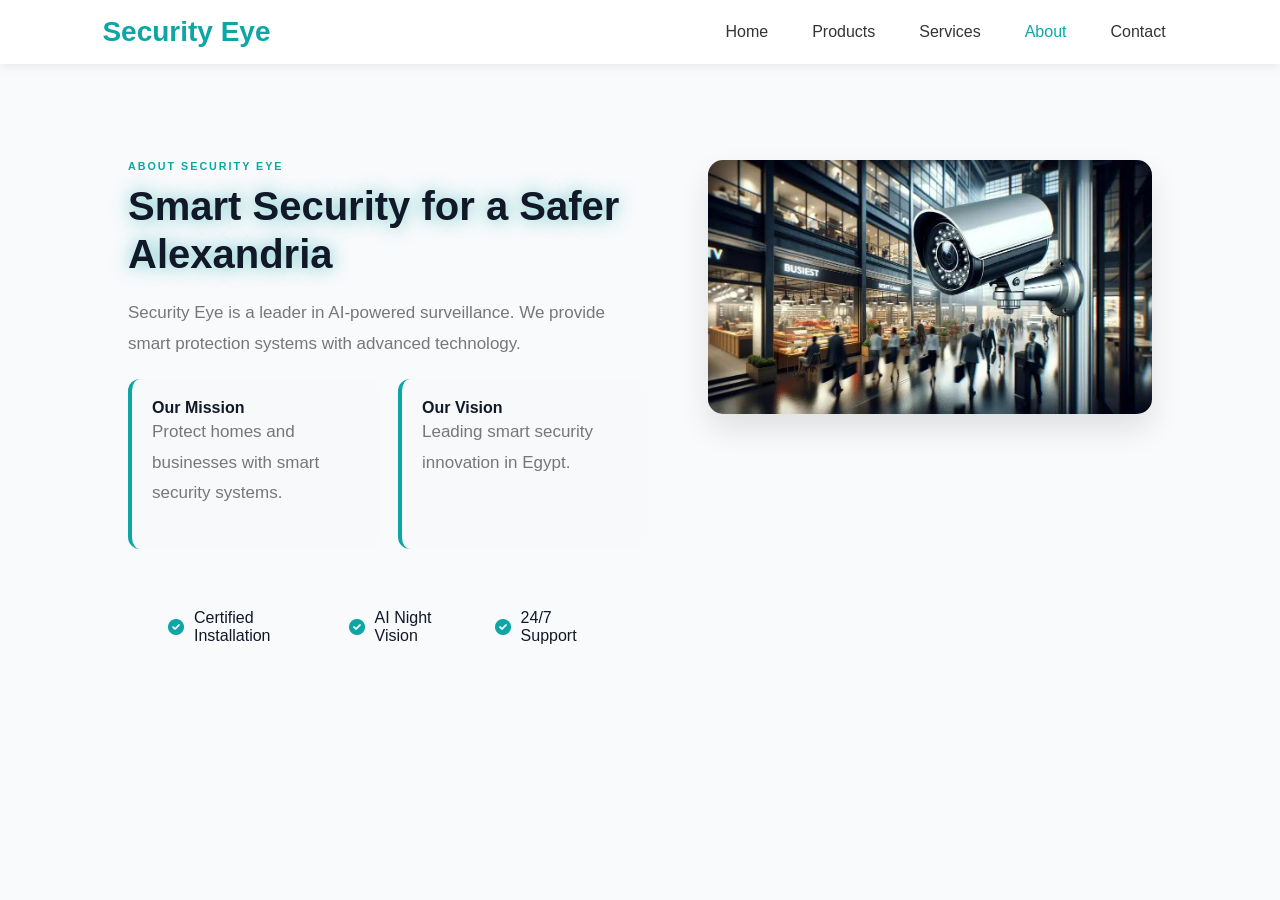
<file: about.html>
<!DOCTYPE html>
<html lang="en">

<head>
  <meta charset="UTF-8">
  <meta name="viewport" content="width=device-width, initial-scale=1.0">
  <title>About Us - Security Eye</title>

  <link rel="stylesheet" href="https://cdnjs.cloudflare.com/ajax/libs/font-awesome/6.0.0/css/all.min.css">
  <link rel="stylesheet" href="style.css">

  <style>
    body{
      margin:0;
      font-family:'Segoe UI', sans-serif;
    }

    /* ===== HEADER ثابت ===== */
    header{
      position: fixed;
      top:0;
      left:0;
      width:100%;
      z-index:9999;

      background:#fff;
      display:flex;
      justify-content:space-between;
      align-items:center;

      padding:15px 8%;
      box-shadow:0 2px 10px rgba(0,0,0,.08);
    }

    header h1{
      color:#0ea5a5;
      font-size:22px;
    }

    nav{
      display:flex;
      gap:20px;
    }

    nav a{
      text-decoration:none;
      color:#333;
      font-weight:500;
      transition:.3s;
    }

    nav a:hover{
      color:#0ea5a5;
    }

    /* ===== تعويض الهيدر الثابت ===== */
    body{
      padding-top:80px;
    }

    /* ===== About Section ===== */
    .about-section{
      padding:80px 10%;
      display:flex;
      align-items:flex-start;
      gap:60px;
    }

    .content{ flex:2; }

    .content h6{
      color:#0ea5a5;
      text-transform:uppercase;
      letter-spacing:2px;
      margin-bottom:10px;
    }

    .content h2{
      font-size:2.5rem;
      margin-bottom:20px;
    }

    .content p{
      color:#666;
      margin-bottom:20px;
    }

    .info-grid{
      display:grid;
      grid-template-columns:1fr 1fr;
      gap:20px;
      margin-top:20px;
    }

    .box{
      background:#f8f9fa;
      padding:20px;
      border-radius:12px;
      border-left:4px solid #0ea5a5;
    }

    .features{
      margin-top:20px;
      list-style:none;
    }

    .features li{
      margin-bottom:10px;
      display:flex;
      align-items:center;
      gap:10px;
    }

    .features i{
      color:#0ea5a5;
    }

    .side-img{
      flex:0.8;
      position:sticky;
      top:100px;
    }

    .side-img img{
      width:100%;
      border-radius:15px;
      box-shadow:0 15px 30px rgba(0,0,0,.1);
      transition:.3s;
    }

    .side-img img:hover{
      transform:translateY(-8px);
    }

    @media(max-width:900px){
      .about-section{
        flex-direction:column;
        padding:40px 5%;
      }

      .info-grid{
        grid-template-columns:1fr;
      }
    }
  </style>
</head>

<body>

<header>
  <a class="logo" href="index.html">Security Eye</a>

  <nav>
    <a href="index.html">Home</a>
    <a href="products.html">Products</a>
    <a href="services.html">Services</a>
    <a href="about.html" class="active">About</a>
    <a href="contact.html">Contact</a>
  </nav>
</header>

<section class="about-section">

  <div class="content">
    <h6>About Security Eye</h6>
    <h2>Smart Security for a Safer Alexandria</h2>

    <p>
      Security Eye is a leader in AI-powered surveillance.
      We provide smart protection systems with advanced technology.
    </p>

    <div class="info-grid">
      <div class="box">
        <h4>Our Mission</h4>
        <p>Protect homes and businesses with smart security systems.</p>
      </div>

      <div class="box">
        <h4>Our Vision</h4>
        <p>Leading smart security innovation in Egypt.</p>
      </div>
    </div>

    <ul class="features">
      <li><i class="fas fa-check-circle"></i> Certified Installation</li>
      <li><i class="fas fa-check-circle"></i> AI Night Vision</li>
      <li><i class="fas fa-check-circle"></i> 24/7 Support</li>
    </ul>
  </div>

  <div class="side-img">
    <img src="images/about1.webp" alt="Security camera protecting a property">
  </div>

</section>

</body>
</html>
</file>
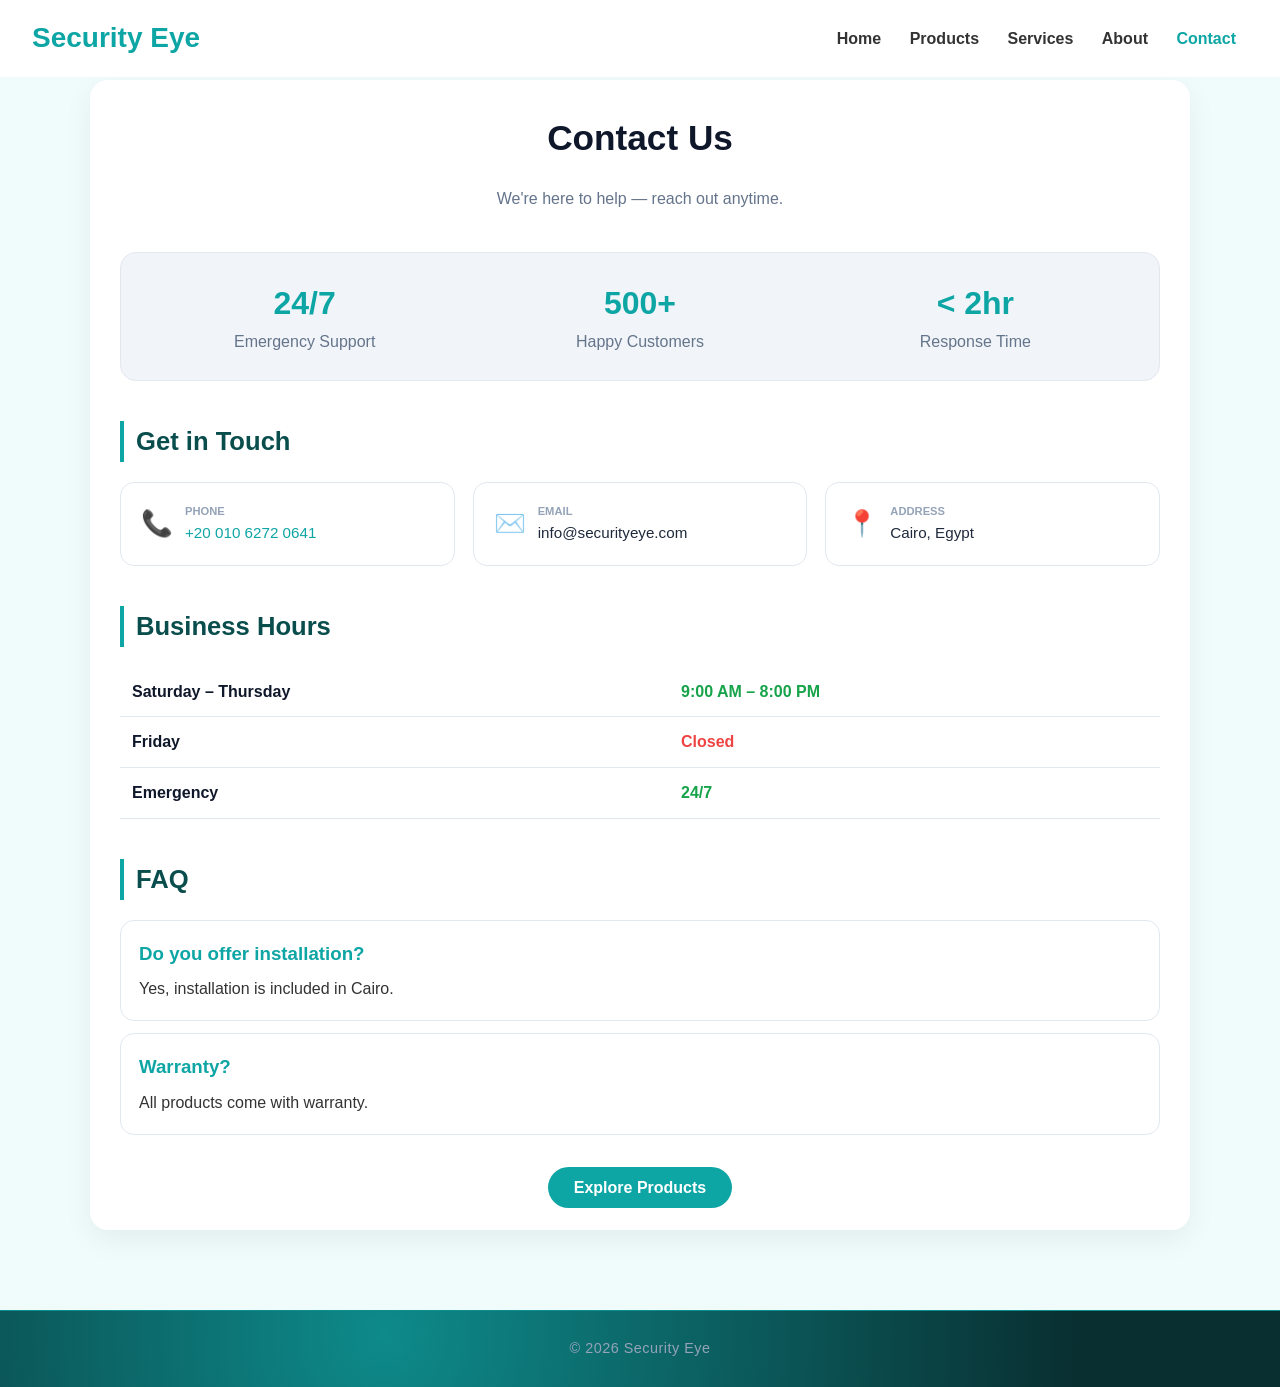
<file: contact.html>
<!DOCTYPE html>
<html lang="en">
<head>
  <meta charset="UTF-8">
  <meta name="viewport" content="width=device-width, initial-scale=1.0">
  <title>Contact Us | Security Eye</title>

  <link rel="stylesheet" href="style.css">
  <link rel="stylesheet" href="https://cdnjs.cloudflare.com/ajax/libs/font-awesome/6.5.0/css/all.min.css">
</head>

<body class="light-page">

<!-- ================= HEADER ================= -->
<header>
  <a class="logo" href="index.html">Security Eye</a>

  <nav>
    <a href="index.html">Home</a>
    <a href="products.html">Products</a>
    <a href="services.html">Services</a>
    <a href="about.html">About</a>
    <a href="contact.html" class="active">Contact</a>
  </nav>
</header>
  

<!-- ================= CONTENT ================= -->
<div class="content-wrapper">

  <div class="page-header">
    <h1>Contact Us</h1>
    <p>We're here to help — reach out anytime.</p>
  </div>

  <!-- Stats -->
  <div class="stats-bar">
    <div class="stat-box">
      <h3>24/7</h3>
      <p>Emergency Support</p>
    </div>
    <div class="stat-box">
      <h3>500+</h3>
      <p>Happy Customers</p>
    </div>
    <div class="stat-box">
      <h3>&lt; 2hr</h3>
      <p>Response Time</p>
    </div>
  </div>

  <!-- Contact -->
  <div class="contact-section">
    <h2 class="contact-section-title">Get in Touch</h2>

    <div class="contact-cards">

      <div class="contact-card">
        <span class="card-icon">📞</span>
        <div>
          <div class="card-label">Phone</div>
          <div class="card-value">
            <a href="tel:+201062720641">+20 010 6272 0641</a>
          </div>
        </div>
      </div>

      <div class="contact-card">
        <span class="card-icon">✉️</span>
        <div>
          <div class="card-label">Email</div>
          <div class="card-value">
            info@securityeye.com
          </div>
        </div>
      </div>

      <div class="contact-card">
        <span class="card-icon">📍</span>
        <div>
          <div class="card-label">Address</div>
          <div class="card-value">
            Cairo, Egypt
          </div>
        </div>
      </div>

    </div>
  </div>

  <!-- Hours -->
  <div class="contact-section">
    <h2 class="contact-section-title">Business Hours</h2>

    <table class="hours-table">
      <tr>
        <td>Saturday – Thursday</td>
        <td class="open">9:00 AM – 8:00 PM</td>
      </tr>
      <tr>
        <td>Friday</td>
        <td class="closed">Closed</td>
      </tr>
      <tr>
        <td>Emergency</td>
        <td class="open">24/7</td>
      </tr>
    </table>
  </div>

  <!-- FAQ -->
  <div class="contact-section">
    <h2 class="contact-section-title">FAQ</h2>

    <div class="faq-list">

      <div class="faq-box">
        <h3>Do you offer installation?</h3>
        <p>Yes, installation is included in Cairo.</p>
      </div>

      <div class="faq-box">
        <h3>Warranty?</h3>
        <p>All products come with warranty.</p>
      </div>

    </div>
  </div>

  <div class="cta">
    <a href="products.html">Explore Products</a>
  </div>

</div>

<!-- ================= FOOTER ================= -->
<footer>
  <p>© 2026 Security Eye</p>
</footer>

</body>
</html>
</file>
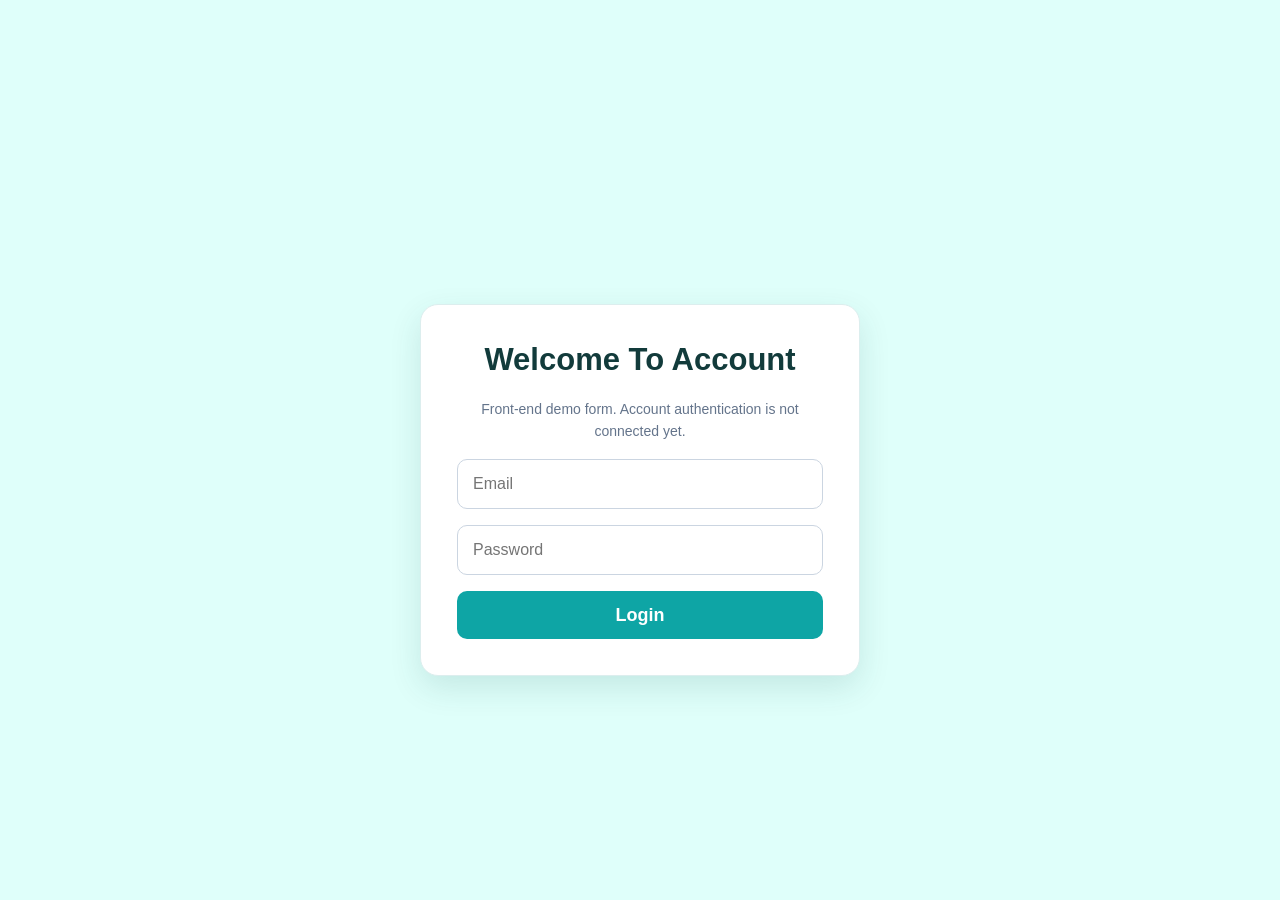
<file: login.html>
<!DOCTYPE html>
<html lang="en">
<head>
  <meta charset="UTF-8">
  <meta name="viewport" content="width=device-width, initial-scale=1.0">
  <title>Log in</title>
  <link rel="stylesheet" href="style.css">
</head>

<body>
<div class="login-page">
  <form class="logIn-form">
    <h2>Welcome To Account</h2>
    <p class="form-note">Front-end demo form. Account authentication is not connected yet.</p>

    <input type="email" placeholder="Email" required>

    <input type="password" placeholder="Password" required>


    <button type="submit">Login</button>
  </form>
</div>
</body>
</html>
</file>
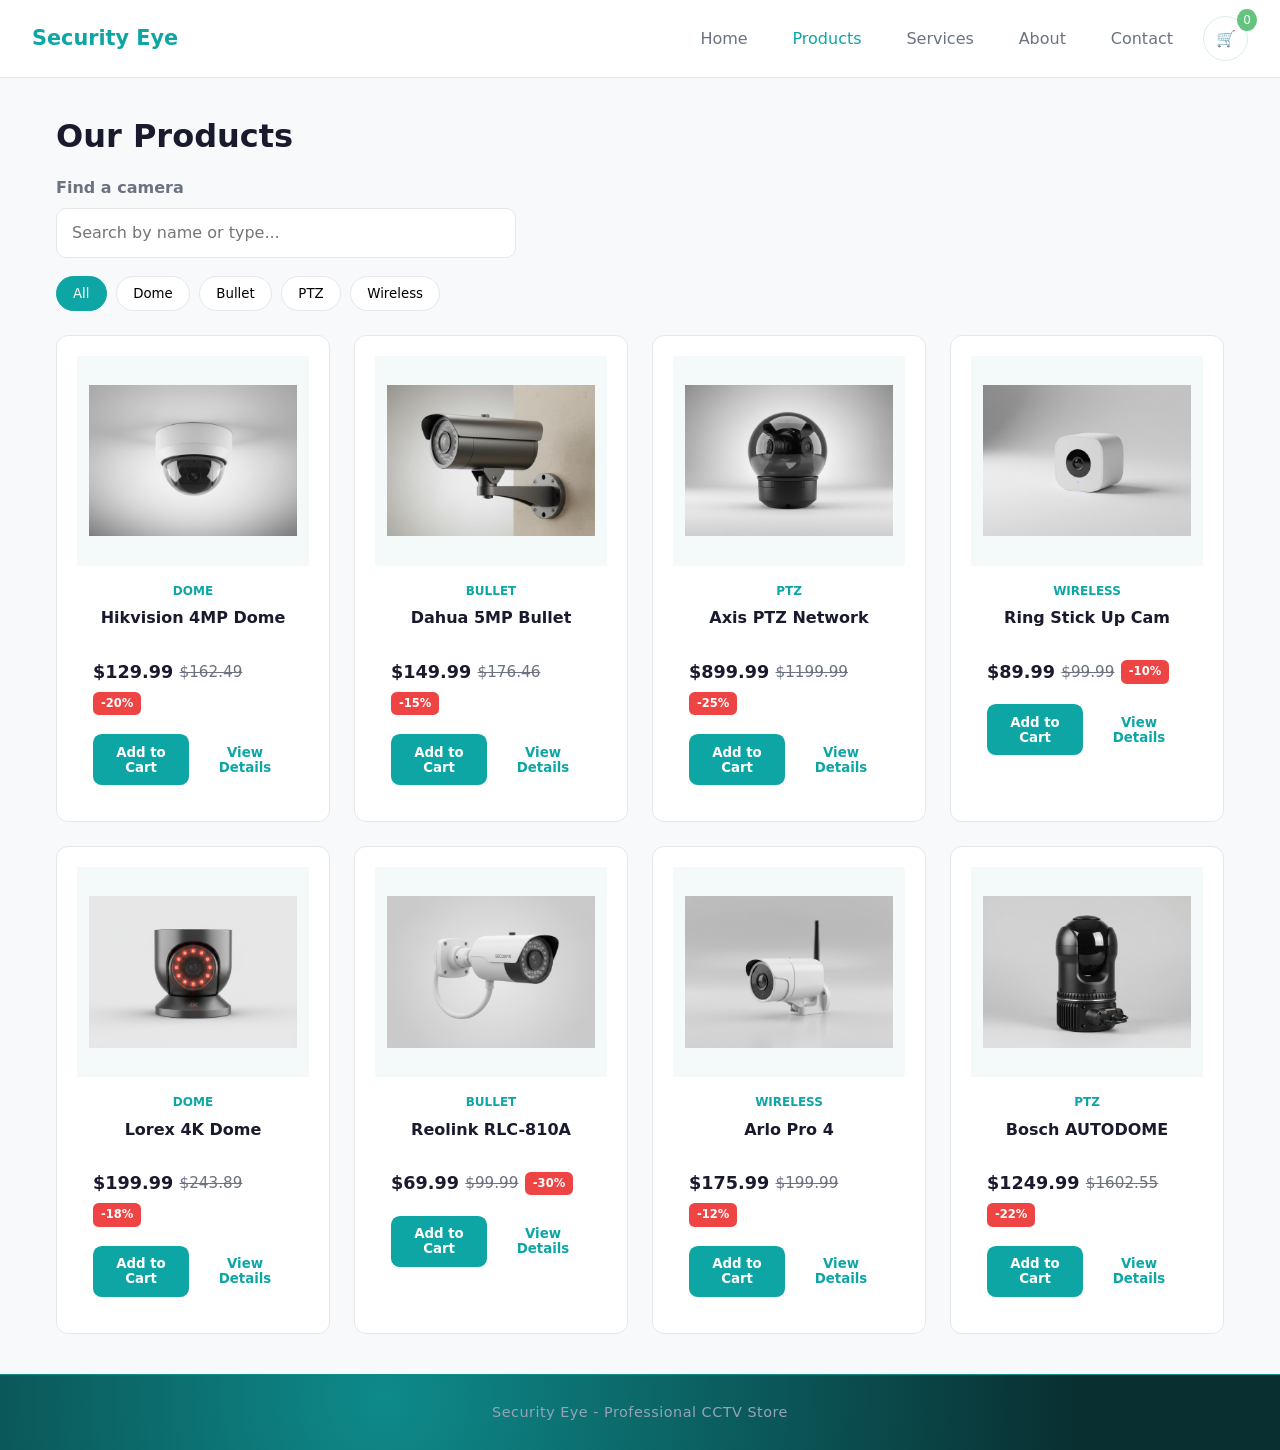
<file: products.html>
<!DOCTYPE html>
<html lang="en">
<head>
  <meta charset="UTF-8">
  <meta name="viewport" content="width=device-width, initial-scale=1.0">
  <title>Products - Security Eye</title>
  <link rel="stylesheet" href="style.css">
  <link rel="stylesheet" href="product.css">
</head>
<body>
  <header>
    <a href="index.html" class="logo">Security Eye</a>
    <nav>
      <a href="index.html">Home</a>
      <a href="products.html" class="active">Products</a>
      <a href="services.html">Services</a>
      <a href="about.html">About</a>
      <a href="contact.html">Contact</a>
    </nav>
   <div id="cartIcon" class="icon cart">
    🛒
    <span id="cartCount">0</span>
  </div>
  </header>

  <main>
    <h1>Our Products</h1>

    <label class="product-search-label" for="productSearch">Find a camera</label>
    <input id="productSearch" class="product-search" type="search" placeholder="Search by name or type..." autocomplete="off">

    <div class="filters">
      <button class="active" data-filter="all">All</button>
      <button data-filter="dome">Dome</button>
      <button data-filter="bullet">Bullet</button>
      <button data-filter="ptz">PTZ</button>
      <button data-filter="wireless">Wireless</button>
    </div>

    <div class="products" id="products"></div>
  </main>

  <footer>
    <p>Security Eye - Professional CCTV Store</p>
  </footer>

  <script src="main.js"></script>
</body>
</html>
</file>
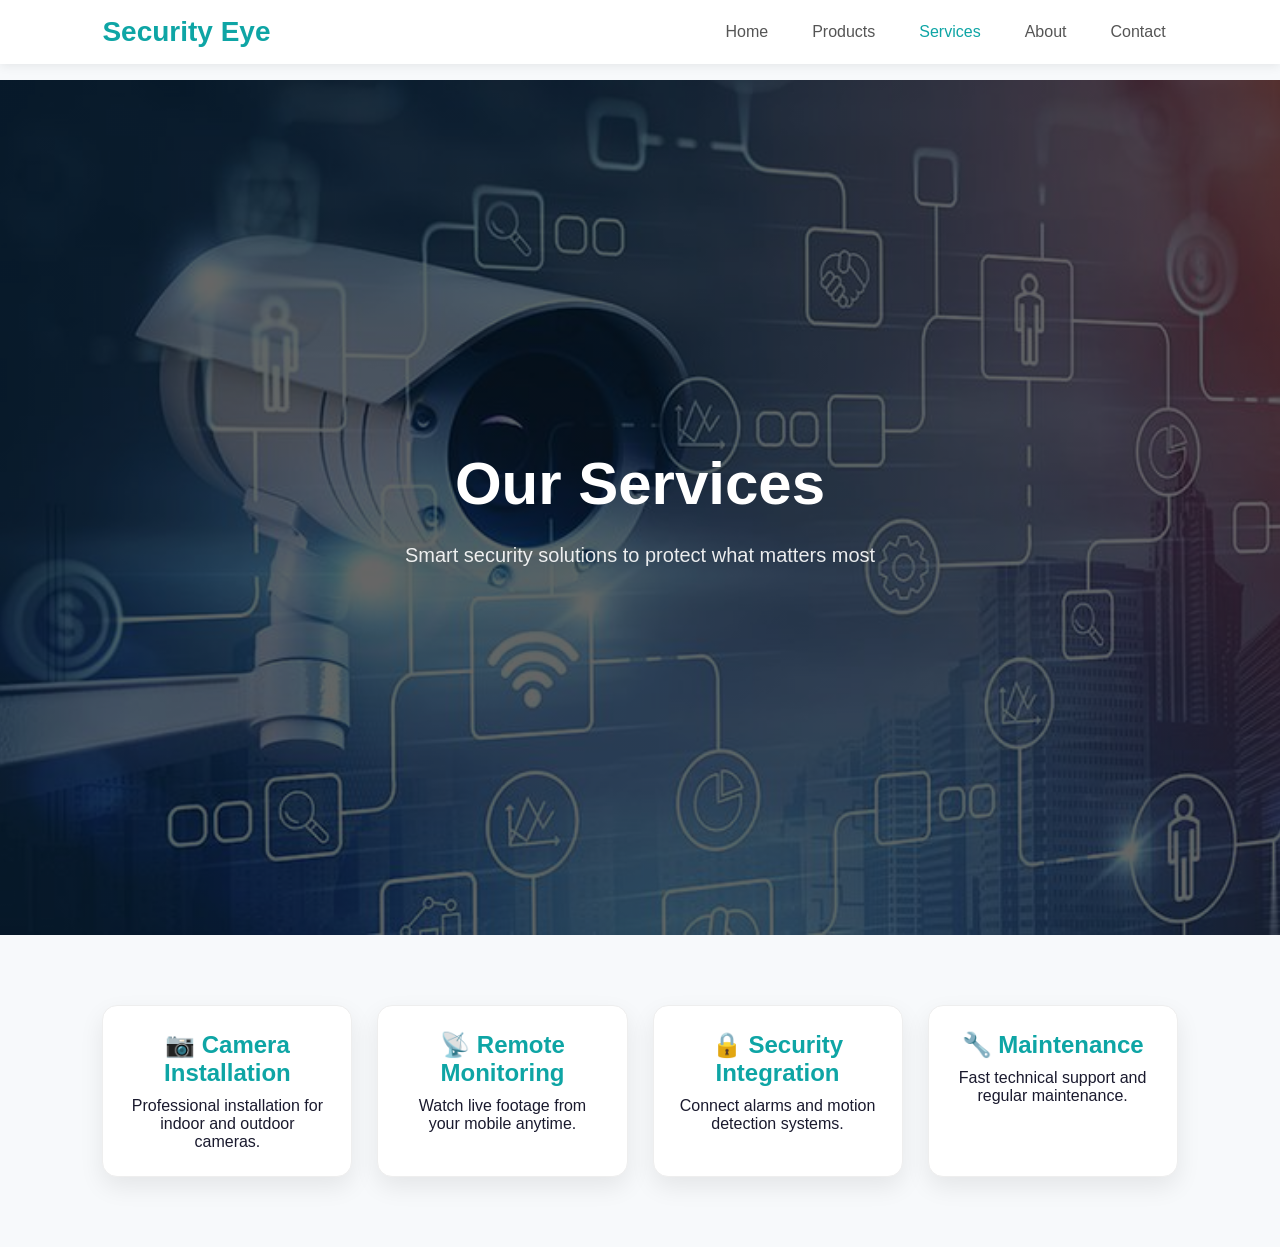
<file: services.html>
<!DOCTYPE html>
<html lang="en">

<head>
  <meta charset="UTF-8">
  <meta name="viewport" content="width=device-width, initial-scale=1.0">
  <title>Security Eye - Services</title>
  <link rel="stylesheet" href="style.css">
  <link rel="stylesheet" href="services.css">
</head>

<body>

<header>
  <a class="logo" href="index.html">Security Eye</a>

  <nav>
    <a href="index.html">Home</a>
    <a href="products.html">Products</a>
    <a href="services.html" class="active">Services</a>
    <a href="about.html">About</a>
    <a href="contact.html">Contact</a>
  </nav>
</header>

<!-- HERO -->
<section class="hero2">
  <div class="overlay">
    <h1>Our Services</h1>
    <p>Smart security solutions to protect what matters most</p>
  </div>
</section>

<!-- SERVICES -->
<section class="services">

  <div class="card">
    <h2>📷 Camera Installation</h2>
    <p>Professional installation for indoor and outdoor cameras.</p>
  </div>

  <div class="card">
    <h2>📡 Remote Monitoring</h2>
    <p>Watch live footage from your mobile anytime.</p>
  </div>

  <div class="card">
    <h2>🔒 Security Integration</h2>
    <p>Connect alarms and motion detection systems.</p>
  </div>

  <div class="card">
    <h2>🔧 Maintenance</h2>
    <p>Fast technical support and regular maintenance.</p>
  </div>

</section>

</body>
</html>
</file>
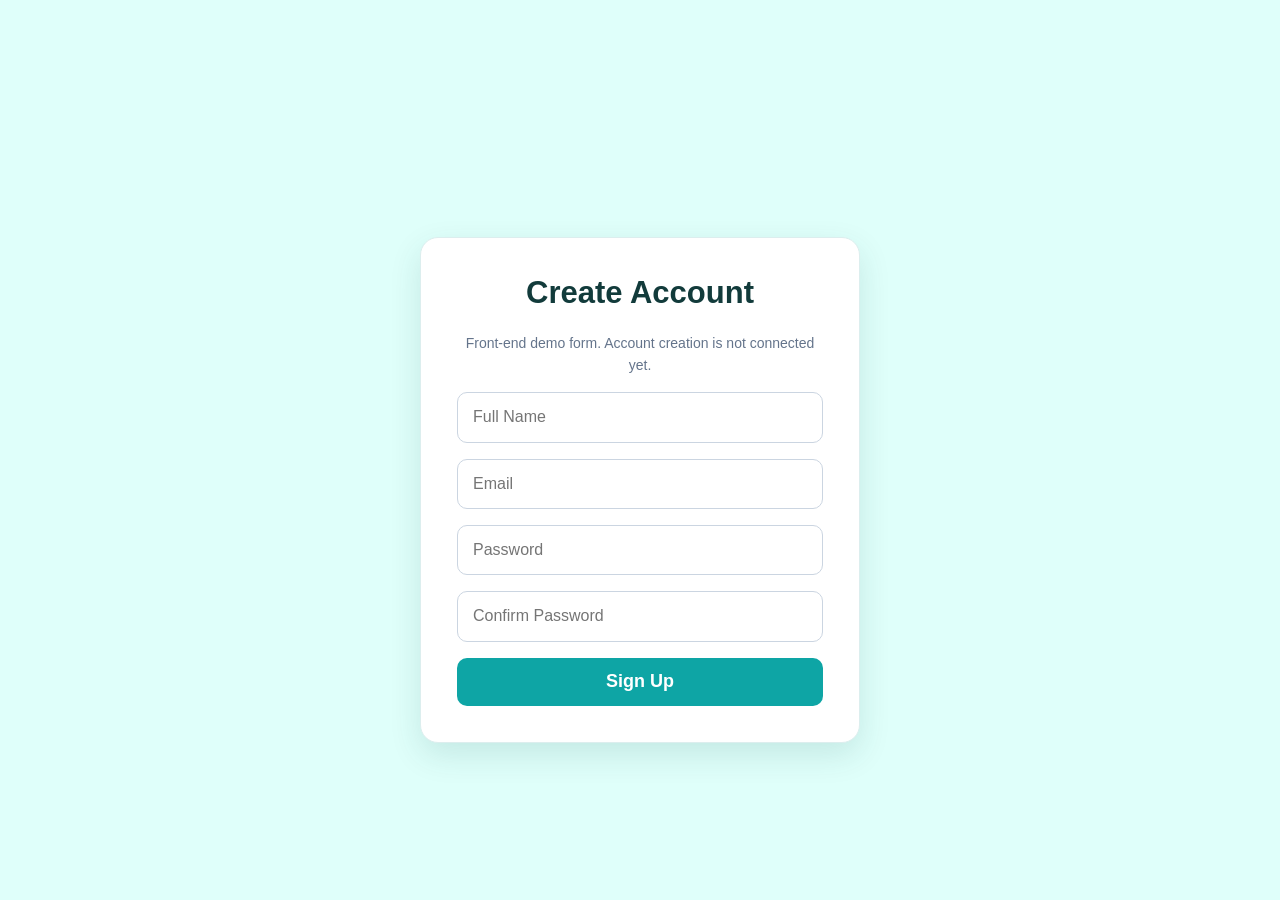
<file: signup.html>
<!DOCTYPE html>
<html lang="en">
<head>
  <meta charset="UTF-8">
  <meta name="viewport" content="width=device-width, initial-scale=1.0">
  <title>Sign Up</title>
  <link rel="stylesheet" href="style.css">
</head>

<body>
<div class="signup-page">
  <form class="signup-form">
    <h2>Create Account</h2>
    <p class="form-note">Front-end demo form. Account creation is not connected yet.</p>

    <input type="text" placeholder="Full Name" required>

    <input type="email" placeholder="Email" required>

    <input type="password" placeholder="Password" required>

    <input type="password" placeholder="Confirm Password" required>

    <button type="submit">Sign Up</button>
  </form>
</div>
</body>
</html>
</file>
<file: style.css>
*{
  margin:0;
  padding:0;
  box-sizing:border-box;
}

body{
  font-family:Arial, sans-serif;
  background:#f8fafc;
  color:#111827;
  padding-top: 80px;
}



main{
  padding:50px 8%;
}
                                      /*header*/
                                      
/* ================= HEADER ================= */
header {
  position: fixed;
  top: 0;
  left: 0;
  width: 100%;

  background: #fff;
  z-index: 9999;

  display: flex;
  align-items: center;
  justify-content: space-between;

  padding: 1rem 2rem;
  border-bottom: 1px solid var(--border);
}

/* 👈 اللوجو شمال */
.logo{
  color:var(--primary);
  flex:1;
   font-size:28px;
  font-weight:bold;
  color:#0ea5a5;
  text-decoration:none;
}

/* 🎯 اللينكات في النص */
.nav-right{
  flex:2;
  display:flex;
  justify-content:center;
  align-items:center;
  position:static; /* مهم */
  transform:none;
  font-size:large;
  color: #0ea5a5;
}

nav ul{
  list-style:none;
  display:flex;
  gap:30px;
  margin:0;
  padding:0;
}

nav a{
  text-decoration:none;  /* ⭐ أهم حاجة */
  color:var(--muted);
  font-weight:700;
  padding:8px 12px;
  transition:.25s;
}

nav a:hover,
nav a.active{
  color:var(--primary);
}

/* 👉 الأيقونات يمين */
.header-actions{
  flex:1;
  display:flex;
  justify-content:flex-end;
  align-items:center;
  gap:12px;
}
                                                       /*cart*/
.cart {
  display: flex;
  align-items: center;
  gap: 6px;

  background: transparent;             
  border: 1px solid rgba(60, 162, 157, 0.875); 
  padding: 6px 10px;
  border-radius: 20px;

  color: #00e5ff;
  cursor: pointer;
  transition: 0.3s;
}

.cart-btn{
  background:#0ea5a5;
  color:#fff;
  border:none;
  padding:10px 18px;
  border-radius:8px;
  cursor:pointer;
}
.cart i {
  font-size: 18px;
}

.cart:hover {
  
  border-color: #00e5ff;
  transform: translateY(-2px);
}
#cartIcon {
  position: relative;
}

#cartCount {
  position: absolute;
  top: -8px;
  right: -10px;
  background: rgb(100, 195, 127);
  color: white;
  font-size: 12px;
  padding: 2px 6px;
  border-radius: 50%;
}
.icon {
  border: 1px solid rgba(255, 255, 255, 0.2);
  border-radius: 50px;

  width: 45px;
  height: 45px;

  display: flex;
  align-items: center;
  justify-content: center;

  cursor: pointer;
  transition: 0.3s;
}
.icon:hover i {
  stroke: #44fcc5;
} 
.icon:hover {
  transform: scale(1.1);
  border-color: #00c3ff;
}

svg.lucide {
  width: 22px;
  height: 22px;
  stroke: rgba(31, 244, 187, 0.772);
  fill: none;
  transition: 0.3s;
}

.icon:hover svg.lucide {
  stroke: #44fcc5;
}
     

                                        /*search icon*/
/* Search Box */
.searchBox {
  display: none;
  position: absolute;

  top: 65px;      /* تحت الأيقونة */
  right: 0;       /* ناحية اليمين */

  width: 260px;   /* أكبر شوية */
  padding: 12px;

  background: white;
  border-radius: 14px;
  box-shadow: 0 10px 25px rgba(0,0,0,0.12);

  opacity: 0;
  transform: translateY(-10px);
  transition: 0.3s ease;
  z-index: 999;
}

.searchBox.active {
  display: block;
  opacity: 1;
  transform: translateY(0);
}

/* input */
.searchBox input {
  width: 100%;
  padding: 12px 14px;
  font-size: 16px;

  border: 1px solid #ddd;
  border-radius: 10px;
  outline: none;
}

.searchBox input:focus {
  border-color: #00c3ff;
}

                                                /*menu*/

/* القائمة */
.login-menu {
  display: none;
  position: absolute;
  top: 100%;
  right: 0;
  background: white;
  padding: 15px;
  border-radius: 12px;
  width: 220px;
  text-align: center;
  box-shadow: 0 10px 25px rgba(0,0,0,0.15);
  z-index: 1000;
}
.login-page{
  background-color: #dffffa;
  
   min-height:100vh;
  display:flex;
  justify-content:center;
  align-items:center;
  background-size: cover;
  background-position: center;
  background-repeat: no-repeat;
}

.login-menu.active {
  display: block;
}

.login-menu a {
  display: block;
  padding: 12px;
  text-decoration: none;
  color: #111;
  font-weight: 600;
  border-radius: 8px;
  font-size: 18px;
}

.login-menu a:hover {
  background: #f2f2f2;
}


/* الفورم */
.logIn-form {
  width: 500px;
  margin: 100px auto;
  padding: 40px;
  display: flex;
  flex-direction: column;
  gap: 20px;
  background: white;
  border-radius: 18px;
  box-shadow: 0 10px 30px rgba(0,0,0,0.12);
}

/* العنوان */
.logIn-form h2 {
  text-align: center;
  font-size: 38px;
  margin-bottom: 20px;
}

/* الانبوت */
.logIn-form input {
  padding: 18px;
  font-size: 22px;
  border: 1px solid #ccc;
  border-radius: 10px;
}

/* الزرار */
.logIn-form button {
  padding: 18px;
  font-size: 24px;
  font-weight: bold;
  background: #00e5ff;
  border: none;
  border-radius: 10px;
  cursor: pointer;
  transition: 0.3s;
}

.logIn-form button:hover {
  background: #00c8e0;
}
                                                  /*signup*/
.signup-form {
 
  width: 500px;
  margin: 100px auto;
  padding: 40px;
  display: flex;
  flex-direction: column;
  gap: 20px;
  background: white;
  border-radius: 18px;
  box-shadow: 0 10px 30px rgba(0,0,0,0.12);
}

.signup-form input {
  padding: 10px;
   font-size: 22px;
  border: 1px solid #ccc;
  border-radius: 10px;
}

.signup-form button {
 padding: 10px;
  font-size: 24px;
  font-weight: bold;
  background: #00e5ff;
  border: none;
  border-radius: 10px;
  cursor: pointer;
  transition: 0.3s;
}
.signup-page{
  background-color: #dffffa;
  
   min-height:100vh;
  display:flex;
  justify-content:center;
  align-items:center;
  background-size: cover;
  background-position: center;
  background-repeat: no-repeat;
}

                                            /*nav (links)*/


                                                 /*hero*/
.hero { 
    height: 100vh;
     display: flex; 
     flex-direction: column; 
     justify-content: center; 
     align-items: center; 
     text-align: center;
    padding: 20px; 
    color: white; 
    background: linear-gradient(rgba(0,0,0,0.6), rgba(0,0,0,0.6)),url('images/home.jpg');
    background-size: cover;      
  background-position: center;  
  background-repeat: no-repeat;
}
.hero-title,
.hero-text,
.hero-btn {
  opacity: 0;
  transform: translateY(30px);
  animation: fadeUp 1s ease forwards;
}


.hero-title {
  animation-delay: 0.3s;
}

.hero-text {
  animation-delay: 0.6s;
}

.hero-btn{
  display: inline-block;
  padding: 12px 25px;
  margin: 16px;
  background: #0ea5a5;
  color: #fff;
  text-decoration: none;
  border-radius: 8px;
  transition: .3s;
}

.hero-btn:hover{
  background: #0c8f8f;
}

/* الأنيميشن */
@keyframes fadeUp {
  to {
    opacity: 1;
    transform: translateY(0);
  }
}

                                                 /*feather product (home)*/

.featured-products{
  padding: 60px 20px;
  text-align: center;
  background: #f8f9fb;
}

.featured-products h2{
  text-align: center;
  font-size: 32px;
  margin: 40px 0;
  color: #1a1a2e;
  position: relative;
  
}

/* حاوية المربعات */
.features-container {
    display: flex;
    justify-content: center;
    gap: 20px;
    padding: 40px 20px;
    flex-wrap: wrap; 
}

/* شكل المربع */
.feature-card {
    background: #000000;
    border: 2px solid #00d4ff; 
    border-radius: 15px;
    padding: 25px;
    width: 280px;
    text-align: center;
    transition: all 0.3s ease;
}

/* تأثير عند مرور الماوس */
.feature-card:hover {
    background: #00d4ff;
    color: #ffffff;
    transform: translateY(-10px);
}

.feature-card h3 { color: #00d4ff; margin-bottom: 10px; }
.feature-card:hover h3 { color: #ffffff; } 





.features-container {
    display: flex;                
    justify-content: center;       
    gap: 30px;                   
    padding: 50px;               
    background-color: transparent !important; 
}


.feature-card {
    border: 2px solid #00d4ff;     
    background: transparent;
    padding: 25px;
    width: 300px;                 
    text-align: center;
    border-radius: 15px;
    transition: all 0.3s ease;    
    box-sizing: border-box;       
}


.feature-card:hover {
    transform: translateY(-10px);
    box-shadow: 0 5px 20px #00d4ff;
    background-color: rgba(0, 212, 255, 0.1);
}

.feature-card h3 {
    color: #00d4ff;
    margin-bottom: 15px;
}

.feature-card p {
    color: #ccc; 
    font-size: 14px;
}

.features {
    display: flex;
    justify-content: center;
    gap: 20px;
    padding: 40px;
}
/* Smallest code to make features clickable buttons */
.features div {
    cursor: pointer; 
    transition: 0.2s; 
    padding: 20px;
    border-radius: 10px;
    background: #fff;
    border: 1px solid #ddd;
}

.features div:active {
    transform: scale(0.95); 
    background-color: #f0f0f0;
}

.features div:hover {
    border-color: #007bff; 
    box-shadow: 0 4px 8px rgba(0,0,0,0.1);
}
.features {
  display: flex;
  justify-content: center;
  gap: 20px;
  padding: 40px;
}

.feature-box {
  background: #111;
  color: white;
  padding: 30px;
  border-radius: 10px;
  text-decoration: none;
  width: 200px;
  text-align: center;
  transition: 0.3s;
}

.feature-box:hover {
  background: #333;
  transform: scale(1.05);
}
                      /*____________________________________________________*/
.products-grid{
  display: grid;
  grid-template-columns: repeat(auto-fit, minmax(240px, 1fr));
  gap: 30px;
  max-width: 1100px;
  margin: auto;
  padding: 20px;
}

.product-card{
  background: white;
  border-radius: 16px;
  padding: 18px;
  box-shadow: 0 6px 20px rgba(0,0,0,0.08);
  transition: 0.3s ease;
  text-align: center;
}

.product-card:hover{
  transform: translateY(-8px);
  box-shadow: 0 10px 25px rgba(0,0,0,0.12);
}
.product-card img{
  width: 100%;
  height: 160px;
  object-fit: contain;
  border-radius: 12px;
  background: #f5f5f5;
  padding: 10px;
}

.view-all{
  display: inline-block;
  margin-top: 50px;
  
  padding: 12px 25px;
  background: #079ca4;
  color: white;
  text-decoration: none;
  border-radius: 8px;
  transition: 0.3s;
}

.view-all:hover{
  background: #029e99a2;
  transform: scale(1.05);
}



.section { 
    padding: 60px 50px; 
    background: rgba(180, 245, 255, 0.7);
     margin-top: 20px;
     text-align: center;
     }

.section h3 { 
    text-align: center;
     margin-bottom: 30px; 
     font-size: 28px; 
     color: #00e5ff;
     }

.cards { 
    display: grid; 
    grid-template-columns: repeat(auto-fit, minmax(250px, 1fr));
     gap: 20px; 
    }

.card { background: rgb(30, 107, 185);
     padding: 20px;
      border-radius: 10px;
       text-align: center; 
       transition: 0.3s;
     }

.card:hover { 
    transform: translateY(-5px); 
    background: rgba(249, 249, 249, 0.652); 
}
.card .btn,
.card .add-to-cart {
    margin: 5px;
}


                                          

/* ===== Premium Security Section كامل ===== */



/* ===== اللون الأساسي الجديد ===== */
:root{
  --primary: #0ea5a5;
  --primary-dark: #0a7c7c;
  --primary-light: #35d6d6;
  --accent: #7c3aed;
  --white: #ffffff;
  --text: #0f172a;
}

/* ===== القسم الرئيسي ===== */
.security-section {
  position: relative;
  background: linear-gradient(135deg, #062f2f, #0ea5a5, #084c4c);
  color: white;
  padding: 110px 70px;
  overflow: hidden;
  border-radius: 28px;
  margin: 60px;
  display: flex;
  justify-content: space-between;
  align-items: center;
  gap: 50px;
  box-shadow:
    0 20px 60px rgba(0,0,0,0.35),
    inset 0 0 30px rgba(255,255,255,0.03);
}

/* شبكة خفيفة */
.security-section::before {
  content: "";
  position: absolute;
  inset: 0;
  background-image:
    linear-gradient(rgba(255,255,255,0.03) 1px, transparent 1px),
    linear-gradient(90deg, rgba(255,255,255,0.03) 1px, transparent 1px);
  background-size: 35px 35px;
  z-index: 0;
}

/* Glow */
.glow-circle {
  position: absolute;
  width: 450px;
  height: 450px;
  border-radius: 50%;
  background: radial-gradient(circle, rgba(14,165,165,0.7), transparent 70%);
  top: 50%;
  right: 8%;
  transform: translateY(-50%);
  filter: blur(130px);
  opacity: 0.8;
  z-index: 0;
}

/* النص */
.content {
  position: relative;
  z-index: 2;
  max-width: 520px;
}

.content h2 {
  font-size: 42px;
  line-height: 1.2;
  margin-bottom: 18px;
  font-weight: 700;
  text-shadow: 0 0 18px rgba(14,165,165,0.6);
}

.content p {
  font-size: 17px;
  opacity: 0.88;
  line-height: 1.8;
  margin-bottom: 30px;
}

/* زرار رئيسي */
.btn {
  display: inline-block;
  padding: 14px 30px;
  border-radius: 40px;
  text-decoration: none;
  color: white;
  font-weight: 600;
  letter-spacing: 0.5px;
  background: linear-gradient(45deg, #0ea5a5, #35d6d6);
  box-shadow:
    0 0 18px rgba(14,165,165,0.55),
    0 0 35px rgba(53,214,214,0.35);
  transition: 0.35s ease;
}

.btn:hover {
  transform: translateY(-4px) scale(1.03);
  box-shadow:
    0 0 25px rgba(53,214,214,0.75),
    0 0 45px rgba(14,165,165,0.45);
}

/* زرار إضافي */
.btn-primary {
  background-color: #0ea5a5;
  color: white;
  padding: 12px 30px;
  border-radius: 50px;
  font-weight: 700;
  text-decoration: none;
  display: inline-block;
  transition: 0.3s;
}

.btn-primary:hover {
  background-color: #ffffff;
  color: #0ea5a5;
  box-shadow: 0 0 12px rgba(14,165,165,0.7);
}

/* التاجز */
.floating-tags {
  position: relative;
  z-index: 2;
  min-width: 280px;
  display: flex;
  flex-direction: column;
  align-items: flex-start;
  gap: 14px;
}

.floating-tags span {
  display: block;
  width: fit-content;
  padding: 12px 22px;
  border-radius: 30px;
  font-size: 14px;
  color: #fff;
  background: rgba(255,255,255,0.08);
  border: 1px solid rgba(255,255,255,0.12);
  backdrop-filter: blur(12px);
  box-shadow:
    0 8px 18px rgba(0,0,0,0.22),
    0 0 14px rgba(14,165,165,0.25);
  transition: 0.3s ease;
}

.floating-tags span:hover {
  transform: translateX(8px) scale(1.03);
  box-shadow:
    0 0 18px rgba(53,214,214,0.6),
    0 0 30px rgba(14,165,165,0.45);
}

/* الصفحة الفاتحة */
.light-page {
  background-color: #f0fbfb;
  color: #333;
  font-family: 'Segoe UI', sans-serif;
  line-height: 1.6;
  margin: 0;
  padding: 0;
}

.light-page h1,
.light-page h2 {
  color: #0a4d4d;
  margin-bottom: 20px;
}

.content-wrapper {
  max-width: 900px;
  margin: 50px auto;
  padding: 20px;
  background-color: #ffffff;
  border-radius: 15px;
  box-shadow: 0 4px 14px rgba(14,165,165,0.35);
}

/* Responsive */
@media (max-width: 900px) {
  .security-section {
    flex-direction: column;
    text-align: center;
    padding: 70px 30px;
    margin: 20px;
  }

  .content h2 {
    font-size: 32px;
  }

  .floating-tags {
    align-items: center;
  }
}
footer {
  text-align: center;
  padding: 10px 10px; /* كان 40px → صغّرناه */

  background: linear-gradient(135deg, #2b7486, #034944);
  color: #e2e8f0;

  margin-top: 40px; /* أقل شوية */

  border-top: 1px solid  rgba(16, 177, 177, 0.729);

  position: relative;
  overflow: hidden;
}
footer::before {
  content: "";
  position: absolute;

  top: -60%;
  left: -60%;
  width: 180%;
  height: 180%;

  background: radial-gradient(circle, rgba(16, 177, 177, 0.703), transparent 60%);
  animation: moveGlow 8s infinite linear;
}
footer p {
  position: relative;
  font-size: 0.9rem; 
  letter-spacing: 0.5px;
  color: #94a3b8; 
  font-weight: 500;
}


 /* ── Section headings ── */
       /* =========================
   GENERAL
========================= */

body {
  margin: 0;
  font-family: Arial, sans-serif;
  background: #f8fafc;
  color: #111827;
}

/* =========================
   WRAPPER
========================= */

.content-wrapper {
  max-width: 1100px;
  margin: 80px auto;
  padding: 30px;
  background: #fff;
  border-radius: 18px;
  box-shadow: 0 10px 30px rgba(0,0,0,0.06);
}

/* =========================
   HEADER
========================= */

.page-header {
  text-align: center;
  margin-bottom: 30px;
}

.page-header h1 {
  font-size: 2.2rem;
  color: #0f172a;
}

.page-header p {
  color: #64748b;
}

/* =========================
   STATS
========================= */

.stats-bar {
  display: grid;
  grid-template-columns: repeat(3, 1fr);
  gap: 18px;
  margin: 40px 0;
  padding: 25px;
  background: #f1f5f9;
  border-radius: 16px;
  border: 1px solid #e2e8f0;
}

.stat-box {
  text-align: center;
}

.stat-box h3 {
  font-size: 2rem;
  color: #0ea5a5;
}

.stat-box p {
  color: #64748b;
}

/* =========================
   SECTION TITLE
========================= */

.contact-section {
  margin-top: 40px;
}

.contact-section-title {
  font-size: 1.6rem;
  font-weight: 800;
  border-left: 4px solid #0ea5a5;
  padding-left: 12px;
  margin-bottom: 18px;
  color: #0f172a;
}

/* =========================
   CARDS
========================= */

.contact-cards {
  display: grid;
  grid-template-columns: repeat(auto-fit, minmax(240px, 1fr));
  gap: 18px;
}

.contact-card {
  background: #fff;
  border: 1px solid #e2e8f0;
  border-radius: 14px;
  padding: 20px;
  display: flex;
  gap: 12px;
  transition: 0.25s;
}

.contact-card:hover {
  transform: translateY(-5px);
  border-color: #0ea5a5;
  box-shadow: 0 10px 25px rgba(14,165,165,0.12);
}

.card-icon {
  font-size: 1.6rem;
}

.card-label {
  font-size: 0.7rem;
  text-transform: uppercase;
  color: #94a3b8;
  font-weight: 700;
}

.card-value {
  font-size: 0.95rem;
  color: #1e293b;
}

.card-value a {
  color: #0ea5a5;
  text-decoration: none;
}

/* =========================
   HOURS
========================= */

.hours-table {
  width: 100%;
  border-collapse: collapse;
}

.hours-table td {
  padding: 12px;
  border-bottom: 1px solid #e2e8f0;
}

.hours-table td:first-child {
  font-weight: 600;
  color: #0f172a;
}

.open {
  color: #16a34a;
  font-weight: 700;
}

.closed {
  color: #ef4444;
  font-weight: 700;
}

/* =========================
   FAQ
========================= */

.faq-list {
  display: flex;
  flex-direction: column;
  gap: 12px;
}

.faq-box {
  background: #fff;
  border: 1px solid #e2e8f0;
  border-radius: 14px;
  padding: 18px;
  transition: 0.3s;
}

.faq-box:hover {
  border-color: #0ea5a5;
  transform: translateY(-3px);
}

.faq-box h3 {
  color: #0ea5a5;
  margin-bottom: 8px;
}

/* =========================
   BUTTON
========================= */

.cta {
  text-align: center;
  margin-top: 40px;
}

.cta a {
  background: #0ea5a5;
  color: white;
  padding: 12px 26px;
  border-radius: 30px;
  text-decoration: none;
  font-weight: 700;
  transition: 0.3s;
}

.cta a:hover {
  background: #0b8b8b;
}

/* ===== Security Eye refresh: shared responsive layer ===== */
html { scroll-behavior: smooth; }
body { overflow-x: hidden; }
header { gap: 18px; }
.logo { text-decoration: none; white-space: nowrap; }
nav ul { align-items: center; flex-wrap: wrap; }
nav a { border-radius: 8px; }
nav a:focus-visible, button:focus-visible, a:focus-visible, input:focus-visible {
  outline: 3px solid rgba(14,165,165,.35); outline-offset: 3px;
}
.header-actions { position: relative; }
.icon { color: #0b7777; border-color: #d8eeee; background: #fff; }
.icon i { color: #0b7777; }
.hero { min-height: 560px; height: min(88vh, 820px); }
.hero-title { max-width: 850px; }
.hero-title h1 { font-size: clamp(2.2rem, 5vw, 4.4rem); line-height: 1.08; }
.hero-text { font-size: clamp(1rem, 2vw, 1.25rem); line-height: 1.7; margin-top: 18px; }
.featured-products { padding: clamp(42px, 7vw, 84px) 5%; }
.featured-products h2 { color: #123b3b; }
.product-card { border: 1px solid #e3eeee; overflow: hidden; }
.product-card img { height: 190px; object-fit: contain; padding: 14px; background: #f4fafa; }
.product-card h3 { color: #173b3b; margin: 14px 0 6px; }
.security-section { margin: clamp(18px, 4vw, 60px); padding: clamp(34px, 7vw, 90px); }
footer { padding: 24px 5%; text-align: center; background: #092f31; color: #e9ffff; line-height: 1.9; }
.form-note { color: #64748b; font-size: .9rem; line-height: 1.5; text-align: center; }
.login-page, .signup-page { padding: 28px 16px; }
.logIn-form, .signup-form { width: min(100%, 500px); margin: 24px auto; }
.logIn-form h2, .signup-form h2 { font-size: clamp(1.7rem, 4vw, 2.3rem); }
.logIn-form input, .signup-form input { width: 100%; font-size: 1rem; }
@media (max-width: 900px) {
  header { padding: 12px 4%; flex-wrap: wrap; justify-content: center; }
  .logo { flex: 1 0 100%; text-align: center; }
  .nav-right { flex: 1 0 100%; }
  nav ul { justify-content: center; gap: 8px; }
  nav a { padding: 8px; font-size: .92rem; }
  .header-actions { justify-content: center; flex: 1 0 100%; }
  body { padding-top: 145px; }
  .hero { min-height: 480px; height: 70vh; }
  .security-section { flex-direction: column; margin: 20px; }
  .content h2 { font-size: clamp(1.8rem, 5vw, 2.6rem); }
}
@media (max-width: 520px) {
  body { padding-top: 158px; }
  nav ul { gap: 2px; }
  nav a { padding: 7px 6px; font-size: .82rem; }
  .icon { width: 40px; height: 40px; }
  .features-container, .features { padding: 20px 10px; }
  .feature-card { width: 100%; }
  .floating-tags { min-width: 0; width: 100%; }
}
@media (prefers-reduced-motion: reduce) {
  *, *::before, *::after { scroll-behavior: auto !important; animation-duration: .01ms !important; transition-duration: .01ms !important; }
}


/* ==================================================
   LOGIN & SIGN UP - FINAL RESPONSIVE SIZE FIX
   ================================================== */

/* Keep space for the fixed header on all screen sizes */
body:has(.login-page),
body:has(.signup-page) {
  padding-top: 80px;
  min-height: 100vh;
}

/* Center the forms below the header */
.login-page,
.signup-page {
  width: 100%;
  min-height: calc(100vh - 80px);
  min-height: calc(100svh - 80px);
  padding: 32px 18px;
  display: flex;
  justify-content: center;
  align-items: center;
}

/* Same card dimensions and spacing on both pages */
.logIn-form,
.signup-form {
  width: min(100%, 440px);
  margin: 0 auto;
  padding: clamp(24px, 4vw, 36px);
  display: flex;
  flex-direction: column;
  gap: 16px;
  background: #ffffff;
  border: 1px solid #dceeee;
  border-radius: 18px;
  box-shadow: 0 12px 32px rgba(0, 70, 70, 0.12);
}

/* Headings */
.logIn-form h2,
.signup-form h2 {
  margin: 0 0 4px;
  text-align: center;
  font-size: clamp(25px, 4vw, 31px);
  line-height: 1.25;
  color: #123b3b;
}

/* Form description */
.logIn-form .form-note,
.signup-form .form-note,
.form-note {
  font-size: 14px;
  line-height: 1.55;
  text-align: center;
}

/* Inputs */
.logIn-form input,
.signup-form input {
  display: block;
  width: 100%;
  min-width: 0;
  min-height: 48px;
  padding: 13px 15px;
  font-size: 16px;
  line-height: 1.4;
  color: #111827;
  background: #ffffff;
  border: 1px solid #cbd5e1;
  border-radius: 10px;
  outline: none;
}

.logIn-form input:focus,
.signup-form input:focus {
  border-color: #0ea5a5;
  box-shadow: 0 0 0 3px rgba(14, 165, 165, 0.12);
}

/* Submit buttons */
.logIn-form button,
.signup-form button {
  width: 100%;
  min-height: 48px;
  padding: 12px 18px;
  font-size: 18px;
  font-weight: 700;
  color: #ffffff;
  background: #0ea5a5;
  border: none;
  border-radius: 10px;
  cursor: pointer;
  transition: background-color 0.25s ease, transform 0.25s ease;
}

.logIn-form button:hover,
.signup-form button:hover {
  background: #0a8585;
  transform: translateY(-1px);
}

/* Tablet header is taller */
@media (max-width: 900px) {
  body:has(.login-page),
  body:has(.signup-page) {
    padding-top: 145px;
  }

  .login-page,
  .signup-page {
    min-height: calc(100vh - 145px);
    min-height: calc(100svh - 145px);
  }
}

/* Mobile */
@media (max-width: 520px) {
  body:has(.login-page),
  body:has(.signup-page) {
    padding-top: 158px;
  }

  .login-page,
  .signup-page {
    min-height: calc(100vh - 158px);
    min-height: calc(100svh - 158px);
    padding: 22px 14px;
    align-items: center;
  }

  .logIn-form,
  .signup-form {
    width: 100%;
    max-width: 420px;
    padding: 24px 20px;
    gap: 14px;
    border-radius: 16px;
  }

  .logIn-form h2,
  .signup-form h2 {
    font-size: 25px;
  }

  .logIn-form input,
  .signup-form input {
    min-height: 46px;
    padding: 12px 13px;
    font-size: 16px;
  }

  .logIn-form button,
  .signup-form button {
    min-height: 46px;
    font-size: 17px;
  }
}


/* ===== Match the background color across the entire Login / Sign Up page ===== */
html:has(body .login-page),
html:has(body .signup-page),
body:has(.login-page),
body:has(.signup-page) {
  background-color: #dffffa !important;
}

.login-page,
.signup-page {
  background-color: #dffffa !important;
}


/* ===== One continuous background on Login and Sign Up pages ===== */
html:has(body .login-page),
html:has(body .signup-page),
body:has(.login-page),
body:has(.signup-page),
body:has(.login-page) header,
body:has(.signup-page) header,
.login-page,
.signup-page {
  background: #dffffa !important;
}

/* Remove the different-colored strip under the fixed header */
body:has(.login-page) header,
body:has(.signup-page) header {
  border-bottom-color: #dffffa !important;
  box-shadow: none !important;
}


/* ==================================================
   LOGIN & SIGN UP: ONE SOLID PAGE BACKGROUND
   Use the same mint color everywhere, including the header.
   ================================================== */
html:has(.login-page),
html:has(.signup-page),
body:has(.login-page),
body:has(.signup-page),
body:has(.login-page) header,
body:has(.signup-page) header,
body:has(.login-page) .login-page,
body:has(.signup-page) .signup-page {
  background-color: #dffffa !important;
  background-image: none !important;
}

/* Remove any differently colored header line/shadow */
body:has(.login-page) header,
body:has(.signup-page) header {
  border-bottom: 0 !important;
  box-shadow: none !important;
}

/* Keep the form itself white so it remains readable */
body:has(.login-page) .logIn-form,
body:has(.signup-page) .signup-form {
  background-color: #ffffff !important;
}
</file>
<file: product.css>
:root {
  --primary: #0ea5a5;
  --primary-dark: #0b8b8b;
  --bg: #f7f9fb;
  --card: #ffffff;
  --text: #1a1a2e;
  --muted: #6b7280;
  --border: #e5e7eb;
  --radius: 0.75rem;
  --shadow: 0 10px 25px rgba(0, 0, 0, 0.08);
  --transition: 0.25s ease;
}

/* =========================
   Reset
========================= */
* {
  margin: 0;
  padding: 0;
  box-sizing: border-box;
  font-family: system-ui, -apple-system, sans-serif;
}

body {
  background: var(--bg);
  color: var(--text);
  line-height: 1.5;
}

a {
  text-decoration: none;
}

/* =========================
   Header
========================= */


.logo {
  font-size: 1.3rem;
  font-weight: 800;
  color: var(--primary);
}

nav {
  display: flex;
  gap: 1.3rem;
}

nav a {
  color: var(--muted);
  font-weight: 500;
  transition: var(--transition);
}

nav a:hover,
nav a.active {
  color: var(--primary);
}

/* =========================
   Cart Button
========================= */
.cart-btn {
  background: var(--primary);
  color: white;
  border: none;
  border-radius: var(--radius);

  padding: 0.55rem 1rem;
  cursor: pointer;
  font-weight: 600;

  transition: var(--transition);
}

.cart-btn:hover {
  background: var(--primary-dark);
  transform: translateY(-2px);
}

/* =========================
   Main
========================= */
main {
  max-width: 1200px;
  margin: 2rem auto;
  padding: 0 1rem;
}

h1 {
  margin-bottom: 1rem;
  font-size: 2rem;
}

/* =========================
   Filters
========================= */
.filters {
  display: flex;
  flex-wrap: wrap;
  gap: 0.6rem;
  margin-bottom: 1.5rem;
}

.filters button {
  padding: 0.55rem 1rem;
  border-radius: 999px;
  border: 1px solid var(--border);
  background: white;
  cursor: pointer;
  font-weight: 500;

  transition: var(--transition);
}

.filters button:hover {
  border-color: var(--primary);
  color: var(--primary);
}

.filters button.active {
  background: var(--primary);
  color: white;
  border-color: var(--primary);
}

/* =========================
   Products Grid
========================= */
.products {
  display: grid;
  grid-template-columns: repeat(auto-fill, minmax(260px, 1fr));
  gap: 1.5rem;
}

/* =========================
   Product Card
========================= */
.card {
  background: var(--card);
  border: 1px solid var(--border);
  border-radius: var(--radius);
  overflow: hidden;

  transition: var(--transition);
}

.card:hover {
  transform: translateY(-5px);
  box-shadow: var(--shadow);
}

.card img {
  width: 100%;
  height: 210px;
  object-fit: cover;
}
.card .body {
  padding: 1rem;
  display: flex;
  flex-direction: column;
  flex: 1;
}

.tag {
  display: inline-block;
  font-size: 0.75rem;
  color: var(--primary);
  font-weight: 700;
  text-transform: uppercase;
}

.card h3 {
  margin: 0.4rem 0 0.7rem;
  font-size: 1rem;
}

/* =========================
   Price
========================= */
.price {
  font-size: 1.1rem;
  font-weight: 800;

  display: flex;
  align-items: center;
  gap: 0.4rem;
  flex-wrap: wrap;
}
.price s {
  color: var(--muted);
  font-weight: 400;
  font-size: 0.95rem;
}

.badge {
  background: #ef4444;
  color: white;
  font-size: 0.72rem;
  padding: 0.2rem 0.5rem;
  border-radius: 0.35rem;

  display: inline-flex;
  align-items: center;
 
}



/* =========================
   Buttons
========================= */
.buttons {
  margin-top: auto;
  display: flex;
  gap: 0.5rem;
  margin-top: 1.2rem;
}

.buttons button {
  flex: 1;
  padding: 0.65rem;
  border-radius: 0.55rem;
  border: none;
  cursor: pointer;
  font-weight: 600;

  transition: var(--transition);
}

.btn-primary {
  background: var(--primary);
  color: white;
}
.btn-primary:hover {
  background: var(--primary); /* يفضل ثابت */
  color: white;
  transform: scale(1.05); /* 👈 يكبر بس */
  box-shadow: none;
  transition: 0.2s ease;
}


.btn-secondary {
  background: transparent;
  color: var(--primary);
  border: 1px solid var(--primary);
}

.btn-secondary:hover {
  background: var(--primary);
  color: white;
}

/* =========================
   Details Page
========================= */
.back {
  display: inline-block;
  margin-bottom: 1rem;
  color: var(--primary);
  font-weight: 600;
}

.detail {
  display: grid;
  grid-template-columns: 1fr 1fr;
  gap: 2rem;

  background: var(--card);
  border: 1px solid var(--border);
  border-radius: var(--radius);

  padding: 1.5rem;
}

#main-img {
  width: 100%;
  height: 380px;
  object-fit: cover;
  border-radius: 0.5rem;
}

/* =========================
   Thumbnails
========================= */
.thumbs {
  display: flex;
  gap: 0.5rem;
  flex-wrap: wrap;
  margin-top: 0.75rem;
}

.thumbs img {
  width: 72px;
  height: 72px;
  object-fit: cover;
  border-radius: 0.4rem;
  border: 2px solid transparent;
  cursor: pointer;

  transition: var(--transition);
}

.thumbs img:hover {
  border-color: #cbd5e1;
}

.thumbs img.active {
  border-color: var(--primary);
}

/* =========================
   Info
========================= */
.info h1 {
  font-size: 1.8rem;
  margin: 0.5rem 0;
}

.price-row {
  margin: 1rem 0;
  font-size: 1.2rem;
}

.info p {
  color: var(--muted);
  margin-bottom: 1rem;
}

/* =========================
   Quantity
========================= */
.qty {
  display: flex;
  align-items: center;
  gap: 0.5rem;
  margin: 1rem 0;
}

.qty button {
  width: 2.4rem;
  height: 2.4rem;
  border: 1px solid var(--border);
  background: white;
  border-radius: 0.35rem;
  cursor: pointer;
  font-size: 1.1rem;
}

.qty input {
  width: 3rem;
  height: 2.4rem;
  text-align: center;
  border: 1px solid var(--border);
  border-radius: 0.35rem;
}

/* =========================
   Add Button
========================= */
.add-btn {
  width: 100%;
  padding: 0.9rem;
  background: var(--primary);
  color: white;
  border: none;
  border-radius: 0.55rem;
  cursor: pointer;
  font-size: 1rem;
  font-weight: 700;

  transition: var(--transition);
}

.add-btn:hover {
  background: var(--primary-dark);
}



/* =========================
   Responsive
========================= */
@media (max-width: 768px) {
  header {
    flex-wrap: wrap;
    gap: 1rem;
    padding: 1rem;
  }

  nav {
    width: 100%;
    justify-content: center;
    flex-wrap: wrap;
  }

  .detail {
    grid-template-columns: 1fr;
    padding: 1rem;
  }

  #main-img {
    height: 280px;
  }

  h1 {
    font-size: 1.6rem;
  }

  main {
    margin: 1rem auto;
  }
}

/* ===== Product experience refinements ===== */
.products { align-items: stretch; }
.products .card { display: flex; flex-direction: column; }
.products .card .body { flex: 1; }
.products .card img { object-fit: contain; background: #f4fafa; padding: 12px; }
.products .card h3 { min-height: 2.6em; }
.empty-state { grid-column: 1 / -1; padding: 42px 18px; text-align: center; color: var(--muted); background: white; border: 1px dashed var(--border); border-radius: 14px; }
#cartIcon { cursor: pointer; color: var(--primary); }
.thumbs img { cursor: pointer; }
@media(max-width:768px) {
  header { position: sticky; top: 0; }
  .products { grid-template-columns: repeat(auto-fit, minmax(min(100%, 220px), 1fr)); }
  .buttons { flex-direction: column; }
  .price-row { display: flex; flex-wrap: wrap; gap: 8px; align-items: center; }
}

.product-search-label { display:block; margin: 0 0 8px; color:var(--muted); font-weight:600; }
.product-search { width:min(100%, 460px); padding:12px 15px; margin-bottom:18px; border:1px solid var(--border); border-radius:10px; font:inherit; background:#fff; }
.product-search:focus { outline:3px solid rgba(14,165,165,.15); border-color:var(--primary); }
</file>
<file: services.css>
/* ================= ROOT ================= */
:root{
  --primary:#0ea5a5;
  --bg:#f7f9fb;
  --text:#1a1a2e;
  --card:#fff;
}

/* ================= RESET ================= */
*{
  margin:0;
  padding:0;
  box-sizing:border-box;
  font-family:Arial, sans-serif;
}

body{
  background:var(--bg);
  color:var(--text);
  padding-top:80px;
}

/* ================= HEADER ================= */
header{
  position:fixed;
  top:0;
  left:0;
  width:100%;
  background:#fff;
  display:flex;
  justify-content:space-between;
  align-items:center;
  padding:15px 8%;
  box-shadow:0 2px 10px rgba(0,0,0,.08);
  z-index:9999;
}

header h1{
  color:var(--primary);
  font-size:22px;
}

nav{
  display:flex;
  gap:20px;
}

nav a{
  text-decoration:none;
  color:#555;
  font-weight:500;
  transition:.3s;
}

nav a:hover,
nav a.active{
  color:var(--primary);
}

/* ================= HERO ================= */
.hero2{
  height:95vh;
  background:
  linear-gradient(rgba(0,0,0,.6),rgba(0,0,0,.6)),
  url("images/home1.jpg")
  center/cover;
  position:relative;
}

.overlay{
  position:absolute;
  inset:0;
  display:flex;
  flex-direction:column;
  justify-content:center;
  align-items:center;
  text-align:center;
  color:#fff;
  padding:20px;
}

.overlay h1{
  font-size:60px;
  margin-bottom:10px;
  padding:8px 15px;
  border-radius:10px;
  transition:.3s;
}

.overlay p{
  font-size:20px;
  opacity:.9;
  padding:8px 15px;
  border-radius:10px;
  transition:.3s;
}

/* hover effect للنص */
.overlay h1:hover,
.overlay p:hover{
  background:rgba(14,165,165,.25);
  box-shadow:0 0 20px rgba(14,165,165,.5);
  transform:scale(1.05);
}

/* ================= SERVICES ================= */
.services{
  display:grid;
  grid-template-columns:repeat(auto-fit,minmax(250px,1fr));
  gap:25px;
  padding:70px 8%;
}

.card{
  background:var(--card);
  border-radius:15px;
  padding:25px;
  text-align:center;
  box-shadow:0 10px 25px rgba(0,0,0,.08);
  transition:.3s;
  border:1px solid #eee;
}

.card:hover{
  transform:translateY(-8px);
  border-color:var(--primary);
  box-shadow:0 12px 30px rgba(14,165,165,.2);
}

.card h2{
  color:var(--primary);
  margin-bottom:10px;
}

/* ================= RESPONSIVE ================= */
@media(max-width:768px){
  .overlay h1{
    font-size:36px;
  }

  .overlay p{
    font-size:16px;
  }

  .hero2{
    height:70vh;
  }
}
</file>
